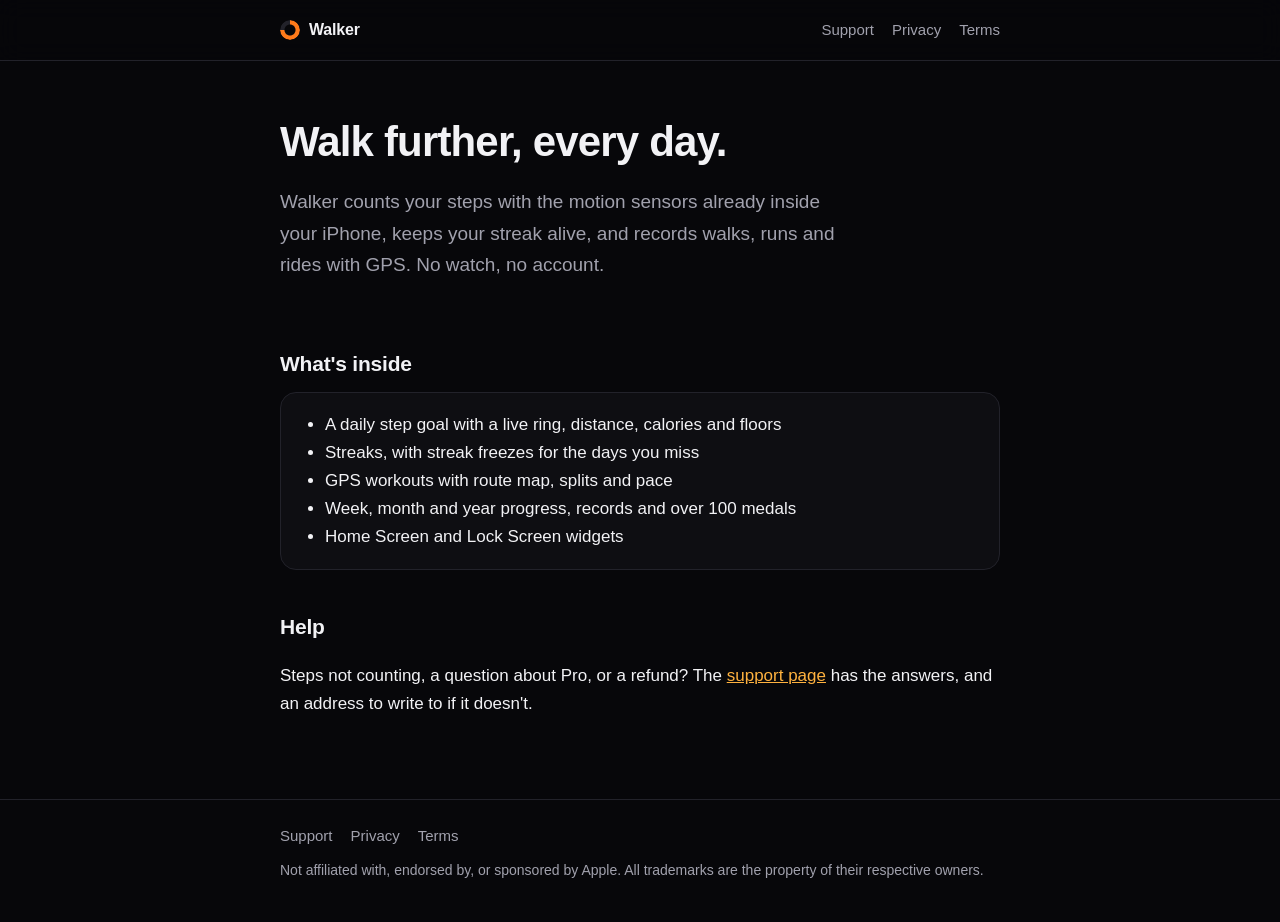
<file: index.html>
<!doctype html>
<html lang="en">
<head>
<meta charset="utf-8">
<meta name="viewport" content="width=device-width, initial-scale=1">
<title>Walker: Pedometer App</title>
<meta name="description" content="Walker counts your steps with your iPhone's motion sensors, keeps your streak alive and records walks, runs and rides with GPS.">
<link rel="canonical" href="https://codiee-dev.github.io/pedometer-web/">
<link rel="stylesheet" href="style.css">
</head>
<body>

<header>
  <div class="wrap">
    <a class="brand" href="index.html"><span class="ring"></span> Walker</a>
    <nav>
      <a href="support.html">Support</a>
      <a href="privacy.html">Privacy</a>
      <a href="https://www.apple.com/legal/internet-services/itunes/dev/stdeula/" rel="noopener">Terms</a>
    </nav>
  </div>
</header>

<main>
  <div class="wrap">
    <section class="hero">
      <h1>Walk further, every day.</h1>
      <p>
        Walker counts your steps with the motion sensors already inside your iPhone,
        keeps your streak alive, and records walks, runs and rides with GPS.
        No watch, no account.
      </p>
    </section>

    <h2>What's inside</h2>
    <div class="card">
      <ul style="margin:0">
        <li>A daily step goal with a live ring, distance, calories and floors</li>
        <li>Streaks, with streak freezes for the days you miss</li>
        <li>GPS workouts with route map, splits and pace</li>
        <li>Week, month and year progress, records and over 100 medals</li>
        <li>Home Screen and Lock Screen widgets</li>
      </ul>
    </div>

    <h2>Help</h2>
    <p>
      Steps not counting, a question about Pro, or a refund? The
      <a href="support.html">support page</a> has the answers, and an address to
      write to if it doesn't.
    </p>
  </div>
</main>

<footer>
  <div class="wrap">
    <nav>
      <a href="support.html">Support</a>
      <a href="privacy.html">Privacy</a>
      <a href="https://www.apple.com/legal/internet-services/itunes/dev/stdeula/" rel="noopener">Terms</a>
    </nav>
    Not affiliated with, endorsed by, or sponsored by Apple. All trademarks are the property of their respective owners.
  </div>
</footer>

</body>
</html>
</file>
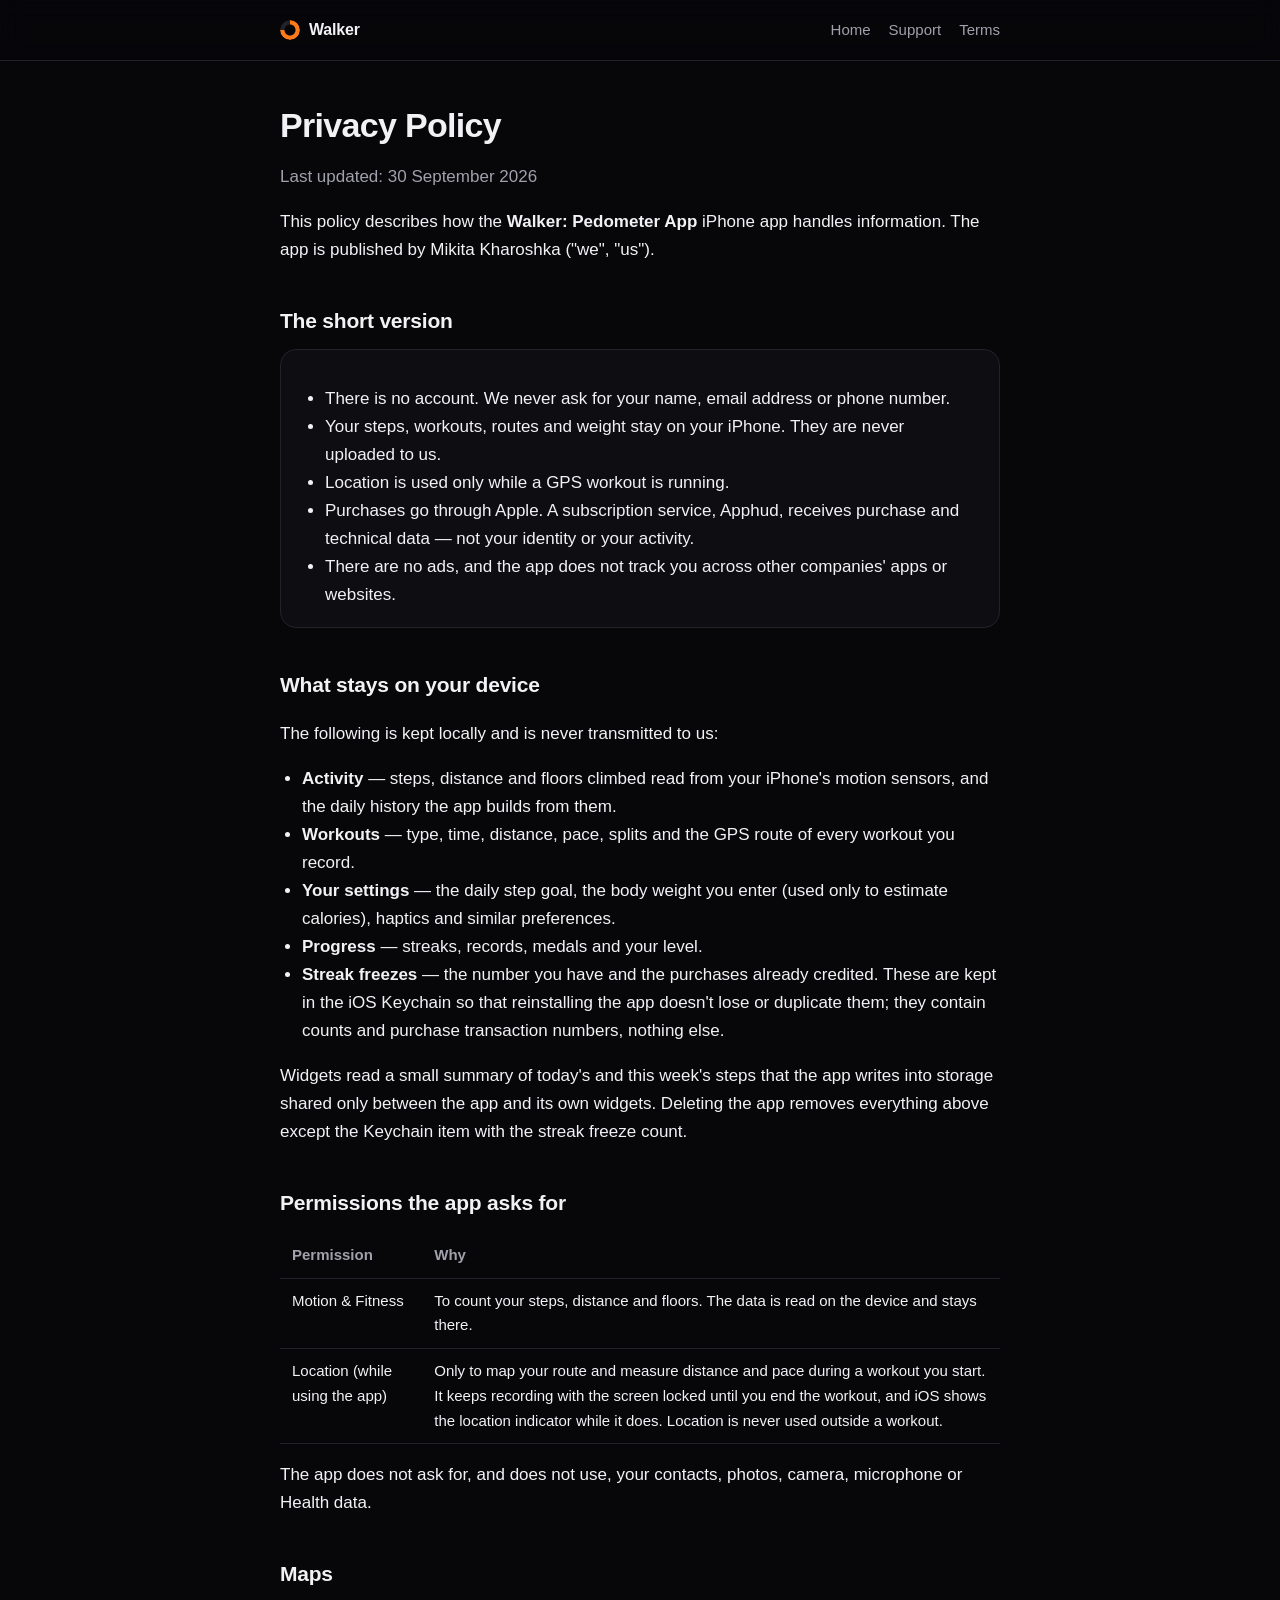
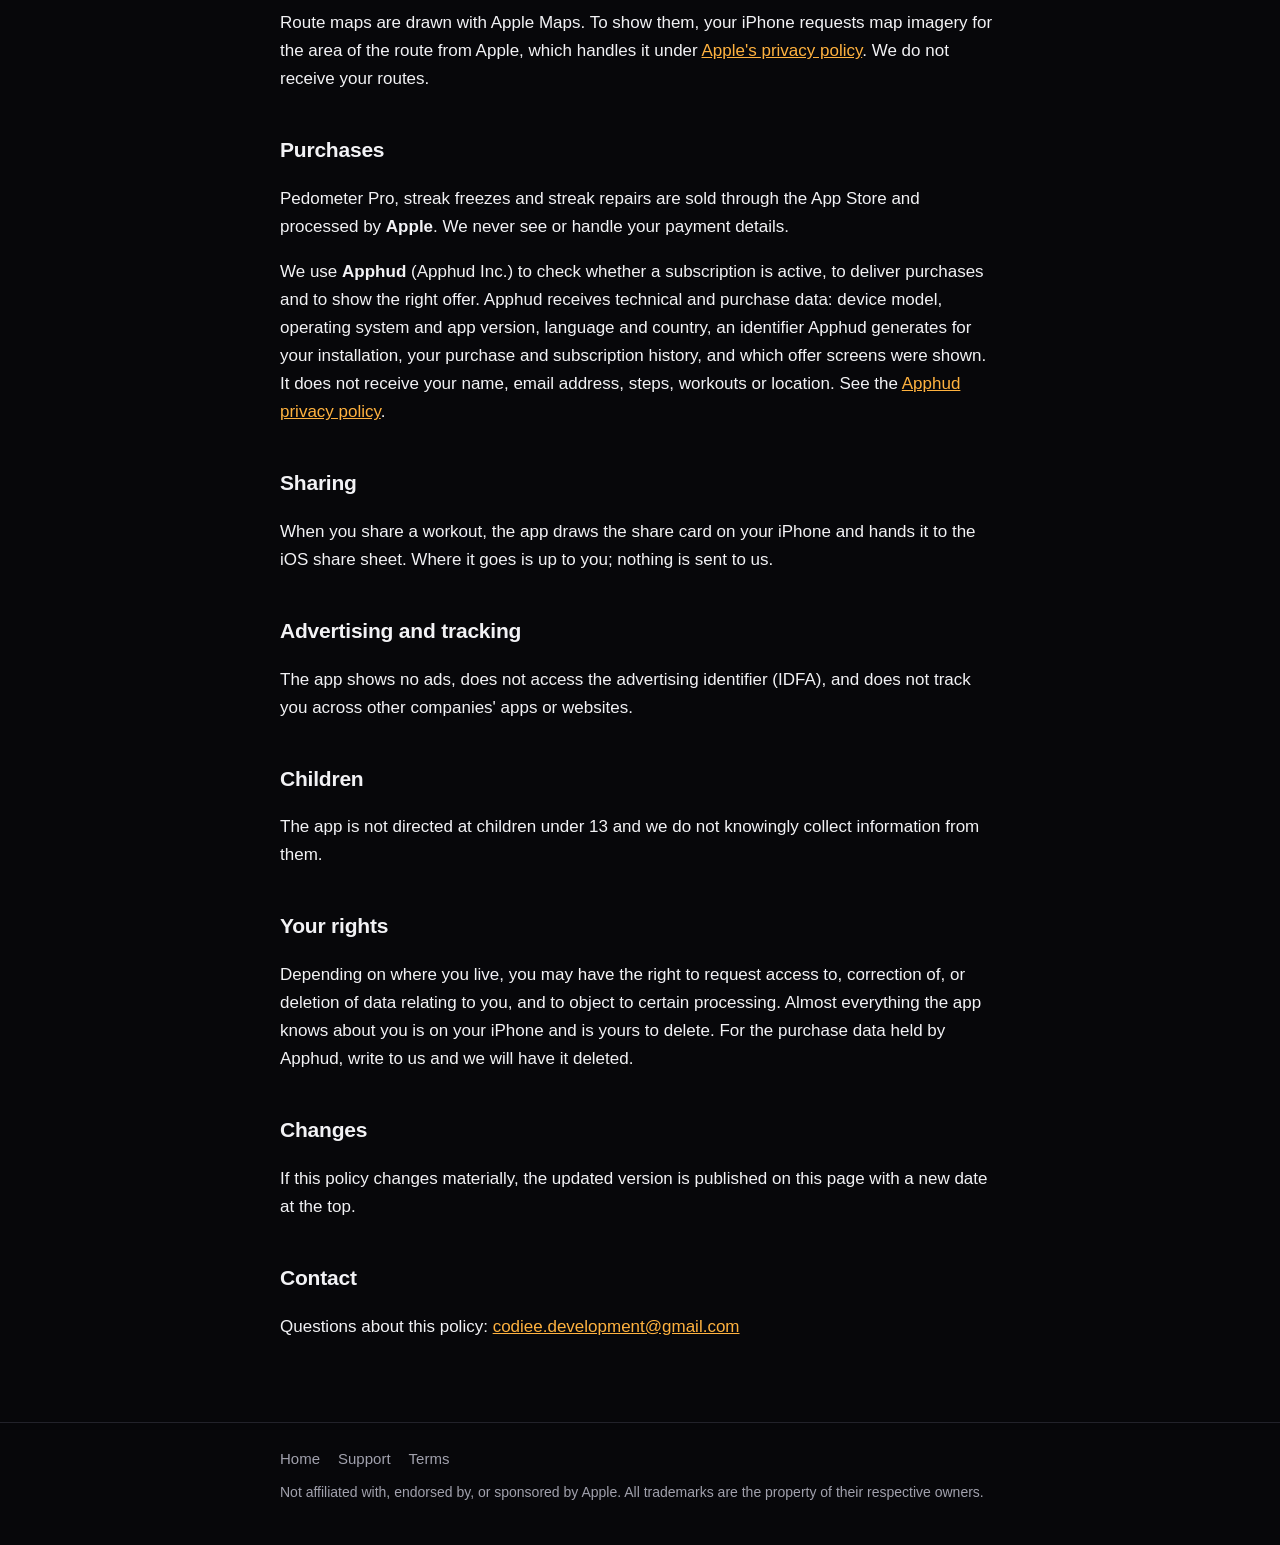
<file: privacy.html>
<!doctype html>
<html lang="en">
<head>
<meta charset="utf-8">
<meta name="viewport" content="width=device-width, initial-scale=1">
<title>Privacy Policy — Walker: Pedometer App</title>
<meta name="description" content="Privacy policy for the Walker iPhone app: what stays on your device, what the app asks for, and who processes purchases.">
<link rel="canonical" href="https://codiee-dev.github.io/pedometer-web/privacy.html">
<meta name="robots" content="noindex">
<link rel="stylesheet" href="style.css">
</head>
<body>

<header>
  <div class="wrap">
    <a class="brand" href="index.html"><span class="ring"></span> Walker</a>
    <nav>
      <a href="index.html">Home</a>
      <a href="support.html">Support</a>
      <a href="https://www.apple.com/legal/internet-services/itunes/dev/stdeula/" rel="noopener">Terms</a>
    </nav>
  </div>
</header>

<main>
  <div class="wrap">
    <h1>Privacy Policy</h1>
    <p class="muted">Last updated: 30 September 2026</p>

    <p>
      This policy describes how the <strong>Walker: Pedometer App</strong> iPhone app
      handles information. The app is published by Mikita Kharoshka ("we", "us").
    </p>

    <h2>The short version</h2>
    <div class="card">
      <ul style="margin-bottom:0">
        <li>There is no account. We never ask for your name, email address or phone number.</li>
        <li>Your steps, workouts, routes and weight stay on your iPhone. They are never uploaded to us.</li>
        <li>Location is used only while a GPS workout is running.</li>
        <li>Purchases go through Apple. A subscription service, Apphud, receives purchase and technical data — not your identity or your activity.</li>
        <li>There are no ads, and the app does not track you across other companies' apps or websites.</li>
      </ul>
    </div>

    <h2>What stays on your device</h2>
    <p>The following is kept locally and is never transmitted to us:</p>
    <ul>
      <li><strong>Activity</strong> — steps, distance and floors climbed read from your iPhone's motion sensors, and the daily history the app builds from them.</li>
      <li><strong>Workouts</strong> — type, time, distance, pace, splits and the GPS route of every workout you record.</li>
      <li><strong>Your settings</strong> — the daily step goal, the body weight you enter (used only to estimate calories), haptics and similar preferences.</li>
      <li><strong>Progress</strong> — streaks, records, medals and your level.</li>
      <li><strong>Streak freezes</strong> — the number you have and the purchases already credited. These are kept in the iOS Keychain so that reinstalling the app doesn't lose or duplicate them; they contain counts and purchase transaction numbers, nothing else.</li>
    </ul>
    <p>
      Widgets read a small summary of today's and this week's steps that the app
      writes into storage shared only between the app and its own widgets.
      Deleting the app removes everything above except the Keychain item with the
      streak freeze count.
    </p>

    <h2>Permissions the app asks for</h2>
    <table>
      <tr><th>Permission</th><th>Why</th></tr>
      <tr>
        <td>Motion &amp; Fitness</td>
        <td>To count your steps, distance and floors. The data is read on the device and stays there.</td>
      </tr>
      <tr>
        <td>Location (while using the app)</td>
        <td>Only to map your route and measure distance and pace during a workout you start. It keeps recording with the screen locked until you end the workout, and iOS shows the location indicator while it does. Location is never used outside a workout.</td>
      </tr>
    </table>
    <p>
      The app does not ask for, and does not use, your contacts, photos, camera,
      microphone or Health data.
    </p>

    <h2>Maps</h2>
    <p>
      Route maps are drawn with Apple Maps. To show them, your iPhone requests map
      imagery for the area of the route from Apple, which handles it under
      <a href="https://www.apple.com/legal/privacy/" rel="noopener">Apple's privacy policy</a>.
      We do not receive your routes.
    </p>

    <h2>Purchases</h2>
    <p>
      Pedometer Pro, streak freezes and streak repairs are sold through the App
      Store and processed by <strong>Apple</strong>. We never see or handle your
      payment details.
    </p>
    <p>
      We use <strong>Apphud</strong> (Apphud Inc.) to check whether a subscription is
      active, to deliver purchases and to show the right offer. Apphud receives
      technical and purchase data: device model, operating system and app version,
      language and country, an identifier Apphud generates for your installation,
      your purchase and subscription history, and which offer screens were shown.
      It does not receive your name, email address, steps, workouts or location.
      See the <a href="https://apphud.com/privacy" rel="noopener">Apphud privacy policy</a>.
    </p>

    <h2>Sharing</h2>
    <p>
      When you share a workout, the app draws the share card on your iPhone and
      hands it to the iOS share sheet. Where it goes is up to you; nothing is sent
      to us.
    </p>

    <h2>Advertising and tracking</h2>
    <p>
      The app shows no ads, does not access the advertising identifier (IDFA), and
      does not track you across other companies' apps or websites.
    </p>

    <h2>Children</h2>
    <p>
      The app is not directed at children under 13 and we do not knowingly collect
      information from them.
    </p>

    <h2>Your rights</h2>
    <p>
      Depending on where you live, you may have the right to request access to,
      correction of, or deletion of data relating to you, and to object to certain
      processing. Almost everything the app knows about you is on your iPhone and is
      yours to delete. For the purchase data held by Apphud, write to us and we will
      have it deleted.
    </p>

    <h2>Changes</h2>
    <p>
      If this policy changes materially, the updated version is published on this
      page with a new date at the top.
    </p>

    <h2>Contact</h2>
    <p>
      Questions about this policy:
      <a href="mailto:codiee.development@gmail.com">codiee.development@gmail.com</a>
    </p>
  </div>
</main>

<footer>
  <div class="wrap">
    <nav>
      <a href="index.html">Home</a>
      <a href="support.html">Support</a>
      <a href="https://www.apple.com/legal/internet-services/itunes/dev/stdeula/" rel="noopener">Terms</a>
    </nav>
    Not affiliated with, endorsed by, or sponsored by Apple. All trademarks are the property of their respective owners.
  </div>
</footer>

</body>
</html>
</file>
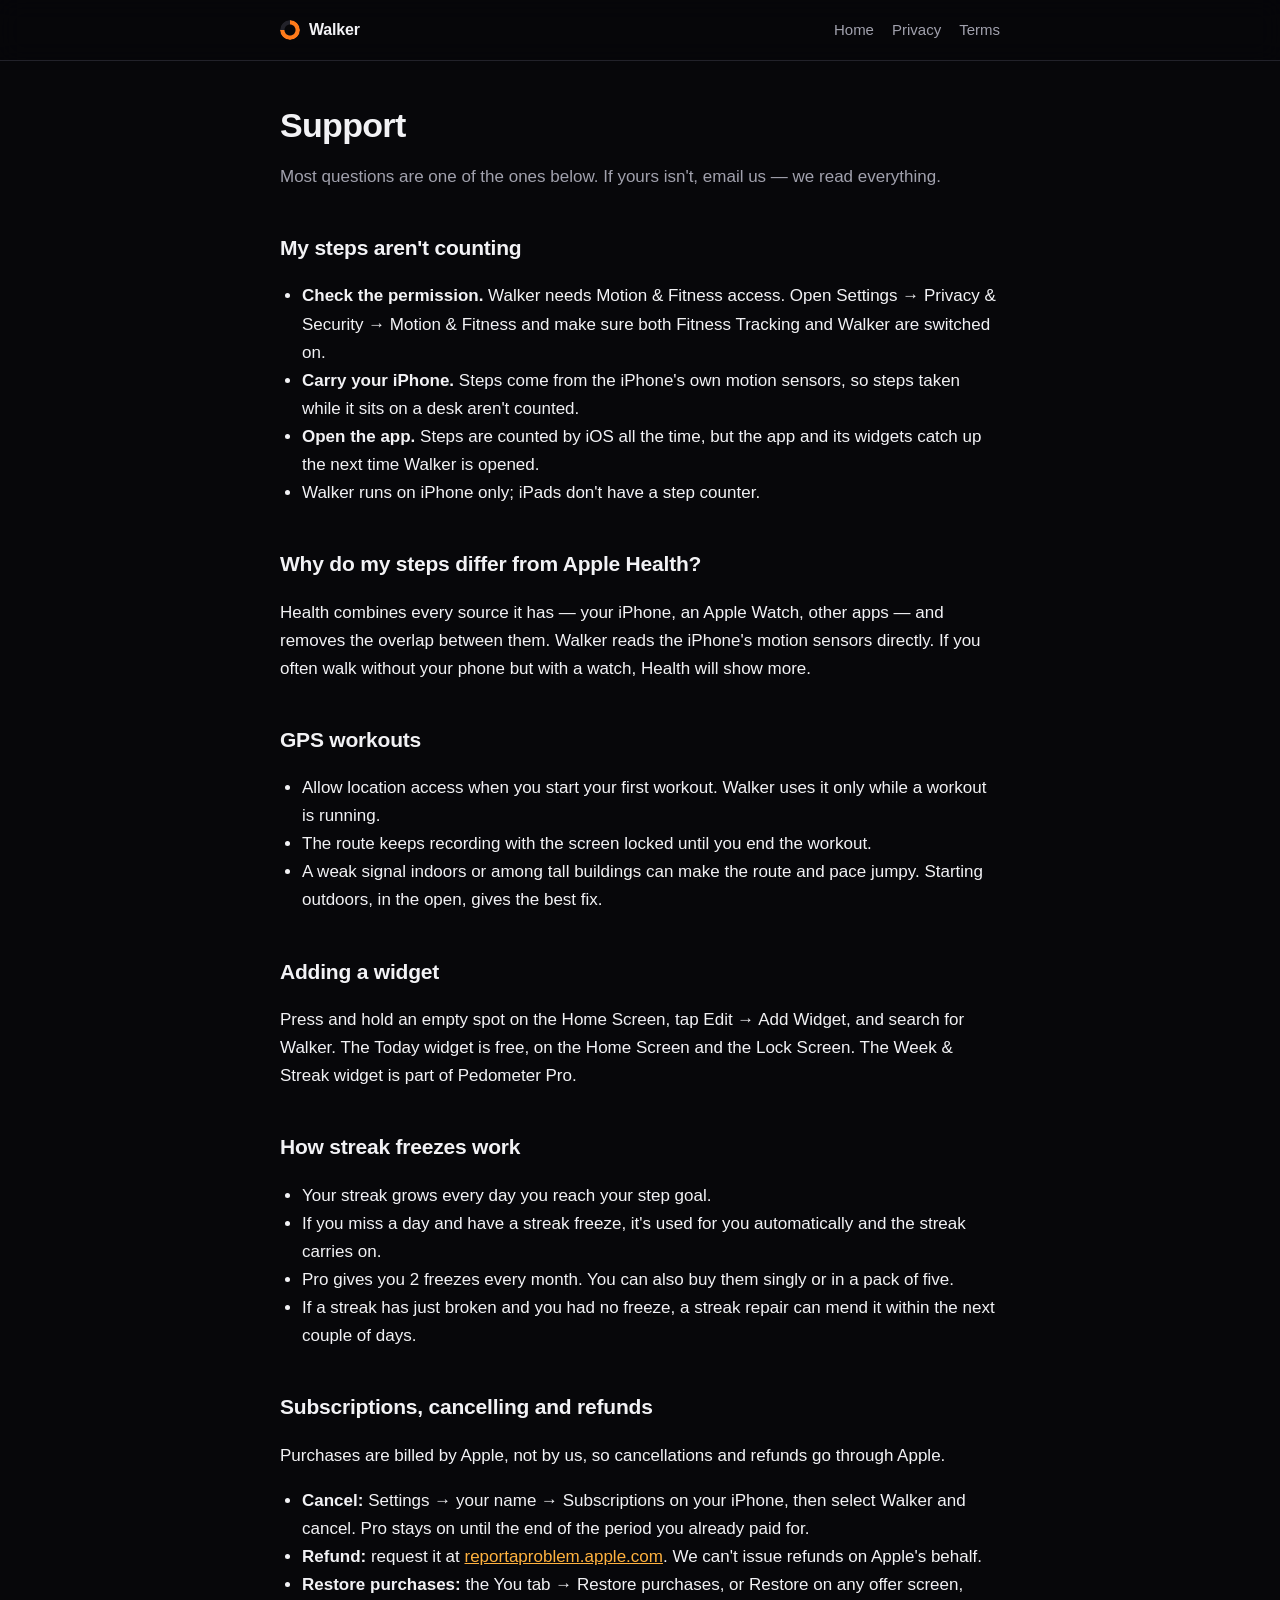
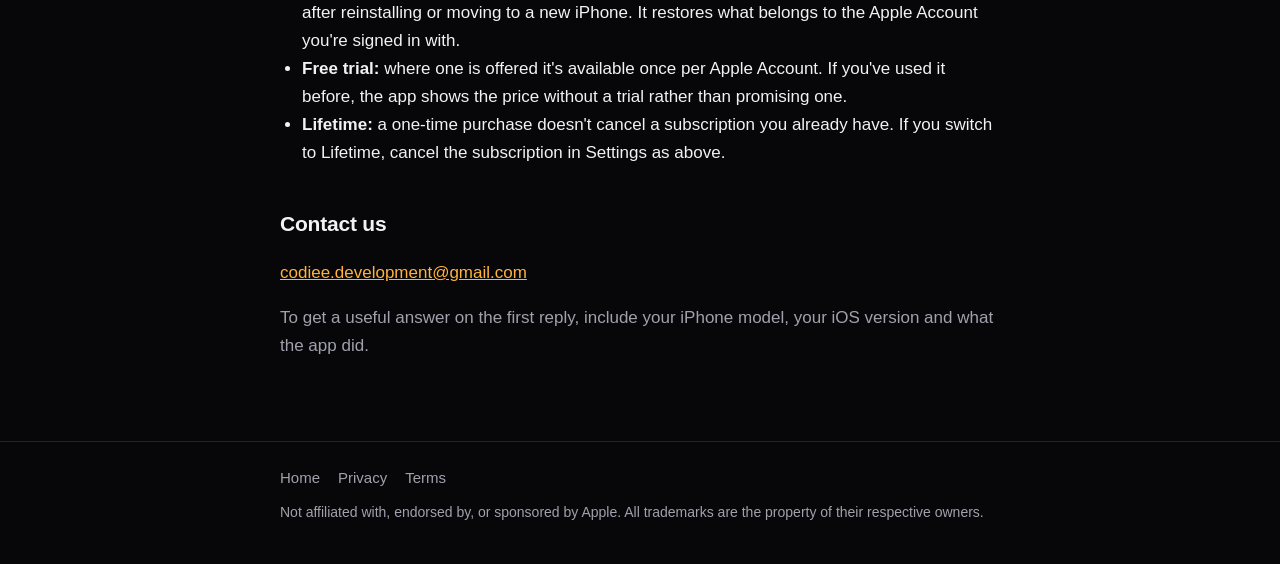
<file: support.html>
<!doctype html>
<html lang="en">
<head>
<meta charset="utf-8">
<meta name="viewport" content="width=device-width, initial-scale=1">
<title>Support — Walker: Pedometer App</title>
<meta name="description" content="Help for the Walker iPhone app: step counting, GPS workouts, widgets, streak freezes, subscriptions and refunds.">
<link rel="canonical" href="https://codiee-dev.github.io/pedometer-web/support.html">
<link rel="stylesheet" href="style.css">
</head>
<body>

<header>
  <div class="wrap">
    <a class="brand" href="index.html"><span class="ring"></span> Walker</a>
    <nav>
      <a href="index.html">Home</a>
      <a href="privacy.html">Privacy</a>
      <a href="https://www.apple.com/legal/internet-services/itunes/dev/stdeula/" rel="noopener">Terms</a>
    </nav>
  </div>
</header>

<main>
  <div class="wrap">
    <h1>Support</h1>
    <p class="muted">
      Most questions are one of the ones below. If yours isn't, email us — we read
      everything.
    </p>

    <h2>My steps aren't counting</h2>
    <ul>
      <li><strong>Check the permission.</strong> Walker needs Motion &amp; Fitness access. Open Settings → Privacy &amp; Security → Motion &amp; Fitness and make sure both Fitness Tracking and Walker are switched on.</li>
      <li><strong>Carry your iPhone.</strong> Steps come from the iPhone's own motion sensors, so steps taken while it sits on a desk aren't counted.</li>
      <li><strong>Open the app.</strong> Steps are counted by iOS all the time, but the app and its widgets catch up the next time Walker is opened.</li>
      <li>Walker runs on iPhone only; iPads don't have a step counter.</li>
    </ul>

    <h2>Why do my steps differ from Apple Health?</h2>
    <p>
      Health combines every source it has — your iPhone, an Apple Watch, other apps
      — and removes the overlap between them. Walker reads the iPhone's motion
      sensors directly. If you often walk without your phone but with a watch,
      Health will show more.
    </p>

    <h2>GPS workouts</h2>
    <ul>
      <li>Allow location access when you start your first workout. Walker uses it only while a workout is running.</li>
      <li>The route keeps recording with the screen locked until you end the workout.</li>
      <li>A weak signal indoors or among tall buildings can make the route and pace jumpy. Starting outdoors, in the open, gives the best fix.</li>
    </ul>

    <h2>Adding a widget</h2>
    <p>
      Press and hold an empty spot on the Home Screen, tap Edit → Add Widget, and
      search for Walker. The Today widget is free, on the Home Screen and the Lock
      Screen. The Week &amp; Streak widget is part of Pedometer Pro.
    </p>

    <h2>How streak freezes work</h2>
    <ul>
      <li>Your streak grows every day you reach your step goal.</li>
      <li>If you miss a day and have a streak freeze, it's used for you automatically and the streak carries on.</li>
      <li>Pro gives you 2 freezes every month. You can also buy them singly or in a pack of five.</li>
      <li>If a streak has just broken and you had no freeze, a streak repair can mend it within the next couple of days.</li>
    </ul>

    <h2>Subscriptions, cancelling and refunds</h2>
    <p>
      Purchases are billed by Apple, not by us, so cancellations and refunds go
      through Apple.
    </p>
    <ul>
      <li><strong>Cancel:</strong> Settings → your name → Subscriptions on your iPhone, then select Walker and cancel. Pro stays on until the end of the period you already paid for.</li>
      <li><strong>Refund:</strong> request it at <a href="https://reportaproblem.apple.com" rel="noopener">reportaproblem.apple.com</a>. We can't issue refunds on Apple's behalf.</li>
      <li><strong>Restore purchases:</strong> the You tab → Restore purchases, or Restore on any offer screen, after reinstalling or moving to a new iPhone. It restores what belongs to the Apple Account you're signed in with.</li>
      <li><strong>Free trial:</strong> where one is offered it's available once per Apple Account. If you've used it before, the app shows the price without a trial rather than promising one.</li>
      <li><strong>Lifetime:</strong> a one-time purchase doesn't cancel a subscription you already have. If you switch to Lifetime, cancel the subscription in Settings as above.</li>
    </ul>

    <h2>Contact us</h2>
    <p>
      <a href="mailto:codiee.development@gmail.com">codiee.development@gmail.com</a>
    </p>
    <p class="muted">
      To get a useful answer on the first reply, include your iPhone model, your iOS
      version and what the app did.
    </p>
  </div>
</main>

<footer>
  <div class="wrap">
    <nav>
      <a href="index.html">Home</a>
      <a href="privacy.html">Privacy</a>
      <a href="https://www.apple.com/legal/internet-services/itunes/dev/stdeula/" rel="noopener">Terms</a>
    </nav>
    Not affiliated with, endorsed by, or sponsored by Apple. All trademarks are the property of their respective owners.
  </div>
</footer>

</body>
</html>
</file>
<file: style.css>
/* Walker support site.
   Same skeleton as the Woofer and Fire Remote sites, recoloured to the app's
   palette: near-black ground, the brand orange as the one accent. */

:root {
  --bg: #07070a;
  --surface: #0e0e12;
  --border: #22222a;
  --text: #f2f2f5;
  --muted: #a1a1ad;
  --accent: #ff7a1a;
  --accent-2: #ffb23f;
  --max: 760px;
}

* { box-sizing: border-box; }

html { scroll-behavior: smooth; }

body {
  margin: 0;
  background: var(--bg);
  color: var(--text);
  font: 17px/1.65 -apple-system, BlinkMacSystemFont, "Segoe UI", Roboto, Helvetica, Arial, sans-serif;
  -webkit-font-smoothing: antialiased;
}

.wrap { max-width: var(--max); margin: 0 auto; padding: 0 20px; }

header {
  border-bottom: 1px solid var(--border);
  position: sticky;
  top: 0;
  background: rgba(7, 7, 10, 0.85);
  backdrop-filter: saturate(160%) blur(12px);
  z-index: 10;
}
header .wrap {
  display: flex;
  align-items: center;
  justify-content: space-between;
  gap: 16px;
  height: 60px;
}
.brand {
  display: flex;
  align-items: center;
  gap: 9px;
  font-weight: 700;
  letter-spacing: -0.01em;
  color: var(--text);
  text-decoration: none;
  font-size: 16px;
}
/* A ring three-quarters closed — the day's goal, as the app draws it. */
.brand .ring {
  width: 20px;
  height: 20px;
  border-radius: 50%;
  background: conic-gradient(var(--accent) 0 270deg, var(--border) 270deg 360deg);
  -webkit-mask: radial-gradient(circle, transparent 5px, #000 6px);
  mask: radial-gradient(circle, transparent 5px, #000 6px);
}
nav { display: flex; gap: 18px; }
nav a { color: var(--muted); text-decoration: none; font-size: 15px; }
nav a:hover, nav a[aria-current="page"] { color: var(--text); }

main { padding-bottom: 64px; }

h1 { font-size: 34px; line-height: 1.2; letter-spacing: -0.02em; margin: 44px 0 8px; }
h2 { font-size: 21px; letter-spacing: -0.01em; margin: 40px 0 10px; }
h3 { font-size: 17px; margin: 24px 0 6px; }
p, li { color: var(--text); }
a { color: var(--accent-2); }
.muted { color: var(--muted); }

.card {
  background: var(--surface);
  border: 1px solid var(--border);
  border-radius: 16px;
  padding: 18px 22px;
}
ul { padding-left: 22px; }

table { width: 100%; border-collapse: collapse; margin: 12px 0; font-size: 15px; }
th, td { text-align: left; vertical-align: top; padding: 10px 12px; border-bottom: 1px solid var(--border); }
th { color: var(--muted); font-weight: 600; }

.hero { padding: 56px 0 8px; }
.hero h1 { font-size: 42px; margin-top: 0; }
.hero p { font-size: 19px; color: var(--muted); max-width: 560px; }
.button {
  display: inline-block;
  margin-top: 12px;
  padding: 12px 22px;
  border-radius: 999px;
  background: var(--accent);
  color: #1a0d02;
  font-weight: 700;
  text-decoration: none;
}

footer { border-top: 1px solid var(--border); padding: 24px 0 40px; font-size: 14px; color: var(--muted); }
footer nav { margin-bottom: 10px; }

@media (max-width: 520px) {
  h1 { font-size: 28px; }
  .hero h1 { font-size: 34px; }
  nav { gap: 14px; }
}
</file>
